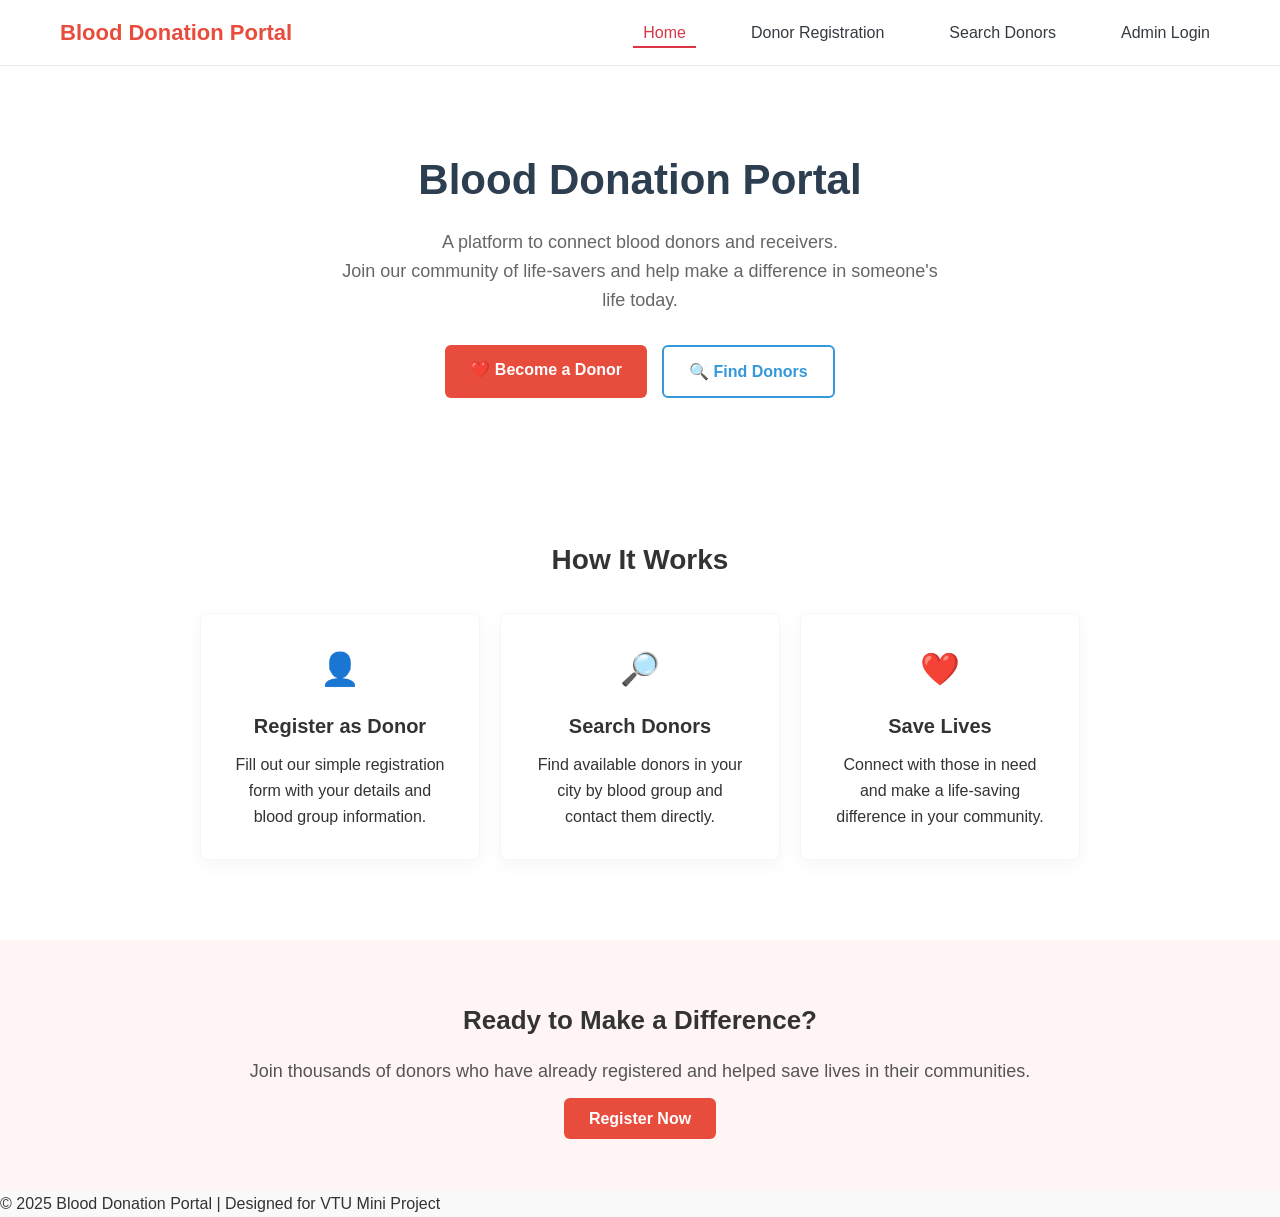
<file: index.html>
<!DOCTYPE html> 
<html lang="en">
<head>
  <meta charset="UTF-8">
  <meta name="viewport" content="width=device-width, initial-scale=1.0">
  <title>Blood Donation Portal</title>
  <link rel="stylesheet" href="styles.css">
</head>
<body>

  <!-- ===== HEADER ===== -->
  <header class="navbar">
    <div class="logo">Blood Donation Portal</div>
    <nav>
      <ul>
        <li><a href="index.html" class="active">Home</a></li>
        <li><a href="register.html">Donor Registration</a></li>
        <li><a href="search.html">Search Donors</a></li>
        <li><a href="admin.html">Admin Login</a></li>
      </ul>
    </nav>
  </header>

  <!-- ===== HERO SECTION ===== -->
  <section class="hero">
    <h1>Blood Donation Portal</h1>
    <p>A platform to connect blood donors and receivers.<br>
       Join our community of life-savers and help make a difference in someone's life today.</p>

    <div class="hero-buttons">
      <a href="register.html" class="btn btn-primary">❤️ Become a Donor</a>
      <a href="search.html" class="btn btn-outline">🔍 Find Donors</a>
    </div>
  </section>

  <!-- ===== HOW IT WORKS ===== -->
  <section class="how-it-works">
    <h2>How It Works</h2>
    <div class="cards">
      <div class="card">
        <div class="icon">👤</div>
        <h3>Register as Donor</h3>
        <p>Fill out our simple registration form with your details and blood group information.</p>
      </div>
      <div class="card">
        <div class="icon">🔎</div>
        <h3>Search Donors</h3>
        <p>Find available donors in your city by blood group and contact them directly.</p>
      </div>
      <div class="card">
        <div class="icon">❤️</div>
        <h3>Save Lives</h3>
        <p>Connect with those in need and make a life-saving difference in your community.</p>
      </div>
    </div>
  </section>

  <!-- ===== CALL TO ACTION ===== -->
  <section class="cta">
    <h2>Ready to Make a Difference?</h2>
    <p>Join thousands of donors who have already registered and helped save lives in their communities.</p>
    <a href="register.html" class="btn btn-primary">Register Now</a>
  </section>

  <!-- ===== FOOTER ===== -->
  <footer>
    <p>© 2025 Blood Donation Portal | Designed for VTU Mini Project</p>
  </footer>

</body>
</html>
</file>
<file: styles.css>
/* ===== Variables ===== */
:root{
  --bg: #f9f9f9;
  --card-bg: #fff;
  --muted: #6b7880;
  --text: #2b3b40;
  --accent: #dc3545;
  --accent-dark: #c82333;
  --blue: #3498db;
  --border: rgba(0,0,0,0.03);
}

/* ===== Global Reset ===== */
* { margin: 0; padding: 0; box-sizing: border-box; }
html,body { height: 100%; }
body {
  font-family: "Poppins", "Segoe UI", Arial, sans-serif;
  background: var(--bg);
  color: #333;
  line-height: 1.6;
  -webkit-font-smoothing:antialiased;
  -moz-osx-font-smoothing:grayscale;
}

/* ===== Navbar (Unified) ===== */
.navbar {
  background-color: var(--card-bg);
  border-bottom: 1px solid #e9ecef;
  padding: 15px 60px;
  display: flex;
  justify-content: space-between;
  align-items: center;
}
.logo, .navbar-brand {
  font-size: 22px;
  font-weight: 700;
  color: #e74c3c;
  text-decoration: none;
}
.nav-links, .navbar ul { list-style: none; display: flex; gap: 25px; }
.nav-links li, .navbar ul li { margin-left: 20px; }
.nav-links a, .navbar ul li a {
  text-decoration: none;
  color: #343a40;
  padding: 5px 10px;
  transition: color .25s, border-bottom .25s;
}
.nav-links a:hover, .navbar ul li a:hover,
.nav-links .active-link, .navbar ul li a.active {
  color: var(--accent);
  border-bottom: 2px solid var(--accent);
}

/* ===== Hero Section ===== */
.hero { text-align: center; padding: 80px 20px; background: var(--card-bg); }
.hero h1 { font-size: 42px; color: #2c3e50; margin-bottom: 15px; }
.hero p { font-size: 18px; color: #666; max-width: 600px; margin: 0 auto 30px; }
.hero-buttons { display: flex; justify-content: center; gap: 15px; }
.btn { padding: 12px 25px; border-radius: 6px; font-weight: 700; text-decoration: none; transition: .22s; }
.btn-primary { background: #e74c3c; color: #fff; }
.btn-primary:hover { background: #c0392b; }
.btn-outline { border: 2px solid var(--blue); color: var(--blue); background: transparent; }
.btn-outline:hover { background: var(--blue); color: #fff; }

/* ===== How It Works / CTA / Cards (kept same) ===== */
.how-it-works { text-align: center; padding: 60px 20px; background: var(--card-bg); }
.how-it-works h2 { font-size: 28px; margin-bottom: 30px; }
.cards { display: flex; justify-content:center; gap:20px; flex-wrap:wrap; }
.card { background:#fdfdfd; padding:25px; width:280px; border-radius:10px; box-shadow:0 2px 8px rgba(0,0,0,0.08); transition: transform .2s; }
.card:hover { transform: translateY(-5px); }
.card .icon { font-size:32px; margin-bottom:15px; }
.card h3 { font-size:20px; margin-bottom:10px; }

.cta { text-align:center; padding:60px 20px; background:#fff5f5; }
.cta h2 { font-size:26px; margin-bottom:15px; }
.cta p { font-size:18px; color:#555; margin-bottom:20px; }

/* ===== Registration & Forms ===== */
.registration-section { text-align:center; padding:60px 20px; background-color:var(--bg); }
.registration-section h1 { font-size:36px; color:#2c3e50; font-weight:700; }
.icon { font-size:45px; margin-bottom:15px; color: var(--accent); }
.intro { font-size:18px; color:#555; margin-top:10px; }

.form-container { background:var(--card-bg); margin:50px auto; padding:40px; width:60%; border-radius:10px; box-shadow:0 4px 15px rgba(0,0,0,0.08); }
.form-container h2 { color:#2c3e50; margin-bottom:10px; }
.form-subtext { color:#666; margin-bottom:25px; font-size:15px; }
.form-row { display:flex; gap:20px; margin-bottom:20px; flex-wrap:wrap; }
.form-group { flex:1; text-align:left; }
label { font-weight:600; font-size:15px; display:block; margin-bottom:8px; color:#444; }
input, select, textarea {
  width:100%;
  padding:10px 15px;
  font-size:15px;
  border:1px solid #ccc;
  border-radius:6px;
  outline:none;
  transition: border-color .18s, box-shadow .18s;
}
input:focus, select:focus, textarea:focus { border-color: var(--accent); box-shadow: 0 0 0 3px rgba(220,53,69,0.06); }
.submit-btn { width:100%; padding:14px; background-color: var(--accent); color:#fff; border:none; border-radius:6px; font-size:18px; cursor:pointer; transition: background-color .18s; }
.submit-btn:hover { background-color: #cf3d2f; }

/* ===== Search Page ===== */
.search-section { text-align:center; padding:60px 20px; background:#f5f7fa; }
.search-section h1 { font-size:36px; color:#2c3e50; margin-bottom:10px; }
.search-section .intro { color:#555; font-size:17px; margin-bottom:30px; }
.search-btn { margin-top:25px; width:40%; background:var(--blue); border:none; color:#fff; padding:12px; font-size:18px; border-radius:6px; cursor:pointer; transition: background-color .2s; }
.search-btn:hover { background:#217dbb; }

/* ===== Donor Table ===== */
.results-section { text-align:center; padding:60px 30px; background:var(--card-bg); }
.results-section h2 { color:#2c3e50; font-size:28px; margin-bottom:25px; }
.donor-table { width:90%; margin:0 auto; border-collapse:collapse; background:#fafafa; border-radius:10px; overflow:hidden; box-shadow:0 3px 10px rgba(0,0,0,0.08); }
.donor-table th { background:var(--blue); color:#fff; padding:12px; text-transform:uppercase; font-size:14px; }
.donor-table td { padding:12px; border-bottom:1px solid #ddd; color:#333; }
.donor-table tr:hover { background:#f1f9ff; }

/* ===== Admin Login Page (base) ===== */
.main-content { padding: 50px 0; text-align:center; position:relative; }
.admin-login-container { max-width: 500px; margin: 0 auto; padding: 20px; }
.shield-icon { display:inline-block; background-color:#f8d7da; border-radius:50%; padding:15px; margin-bottom:20px; border:1px solid rgba(220,53,69,0.25); }
.shield-icon .icon-placeholder { font-size:30px; color:var(--accent); }
.subtitle { margin-bottom:40px; color:#6c757d; }

/* small generic card */
.administrator-access-card, .card { background-color:var(--card-bg); border-radius:8px; box-shadow:0 6px 18px rgba(27,38,45,0.04); padding:30px; margin-bottom:20px; border:1px solid var(--border); }
.administrator-access-card h2 { font-size:1.75rem; margin-bottom:10px; color:#343a40; }
.administrator-access-card p { color:#6c757d; margin-bottom:20px; }

/* legacy sign-in required card (kept) */
.sign-in-required-card { padding:30px 20px; margin-top:30px; border:1px solid #e9ecef; box-shadow:none; }
.sign-in-required-card h3 { font-size:1.5rem; color:#343a40; margin-bottom:8px; }

/* ===== Enhanced Admin Login Styling (matches screenshot) ===== */
/* Put the page-decor inside .page-header in HTML for correct layering.
   Example: <header class="page-header"><span class="page-decor"></span> ... </header>
*/
.page-header { text-align:center; padding:60px 20px 30px; position:relative; }
.page-decor {
  position:absolute;
  left:50%;
  top:18px;
  transform:translateX(-50%);
  width:120px;
  height:120px;
  background: radial-gradient(circle at 40% 30%, rgba(236,76,76,0.08), rgba(236,76,76,0.02));
  border-radius: 50% 50% 60% 60%/60% 60% 40% 40%;
  border:1px solid rgba(220,53,69,0.12);
  pointer-events:none;
  z-index:0;
}
.page-header h1 { font-size:44px; letter-spacing:-0.5px; color:var(--text); font-weight:700; margin-bottom:12px; position:relative; z-index:1; }
.page-header p  { color:var(--muted); font-size:16px; margin-bottom:10px; position:relative; z-index:1; }

/* Centered admin card wrapper and main card */
.admin-card-wrap { display:flex; justify-content:center; padding:30px 20px 80px; }
.admin-card {
  width:100%;
  max-width:640px;
  background:var(--card-bg);
  border-radius:12px;
  padding:36px 36px 44px;
  box-shadow:0 10px 30px rgba(27,38,45,0.06);
  border:1px solid var(--border);
  position:relative;
  z-index:1;
}
.admin-card h2 { font-size:28px; margin:0 0 10px; color:var(--text); text-align:center; font-weight:700; }
.admin-card p.lead { color:var(--muted); font-size:15px; text-align:center; margin-bottom:24px; }

/* Inner sign-in-required panel */
.sign-in-required {
  margin:18px auto 0;
  max-width:520px;
  background:var(--card-bg);
  border-radius:8px;
  padding:28px 26px;
  border:1px solid #eef3f6;
  box-shadow:0 6px 18px rgba(32,45,54,0.04);
  text-align:center;
}
.sign-in-required h3 { margin:0 0 8px; font-size:22px; color:var(--text); font-weight:700; }
.sign-in-required p { color:#77838a; margin-bottom:18px; font-size:14.5px; }

/* Sign-in button refined */
.sign-in-btn {
  display:inline-block;
  padding:10px 28px;
  font-size:16px;
  font-weight:700;
  background-color:var(--accent);
  color:#fff;
  border:none;
  border-radius:8px;
  cursor:pointer;
  box-shadow:0 6px 14px rgba(220,53,69,0.14);
  transition: transform .12s, box-shadow .12s, background-color .12s;
}
.sign-in-btn:hover { transform:translateY(-2px); background-color:var(--accent-dark); }
.sign-in-btn:focus { outline:3px solid rgba(220,53,69,0.16); outline-offset:2px; }

/* Login form styles */
.login-form { display:none; margin-top:20px; text-align:left; background-color:var(--card-bg); border-radius:8px; box-shadow:0 0 8px rgba(0,0,0,0.06); padding:25px; border:1px solid var(--border); }
.login-form h3 { font-size:1.4rem; margin-bottom:15px; color:#343a40; }
.login-form label { display:block; margin-bottom:5px; font-weight:600; color:#495057; }
.login-form input { width:100%; padding:10px; margin-bottom:15px; border:1px solid #ced4da; border-radius:5px; font-size:1rem; }
.login-form input:focus { border-color:var(--accent); box-shadow:0 0 0 3px rgba(220,53,69,0.06); outline:none; }
.login-form button { background-color:var(--accent); color:#fff; border:none; padding:10px 25px; font-size:1rem; font-weight:700; border-radius:5px; cursor:pointer; transition: background-color .18s; }
.login-form button:hover { background-color:var(--accent-dark); }

/* ===== Responsive tweaks ===== */
@media (max-width: 720px) {
  .admin-card { padding:26px; border-radius:10px; }
  .page-header h1 { font-size:34px; }
  .sign-in-required { padding:22px; }
  .sign-in-btn { width:100%; padding:12px; display:block; }
  .hero { padding:40px 12px; }
  .navbar { padding:12px 20px; }
  .form-container { width: 94%; padding: 22px; }
}

/* Utility */
.center { display:flex; align-items:center; justify-content:center; }
.admin-footer-space { height:36px; }
</file>
